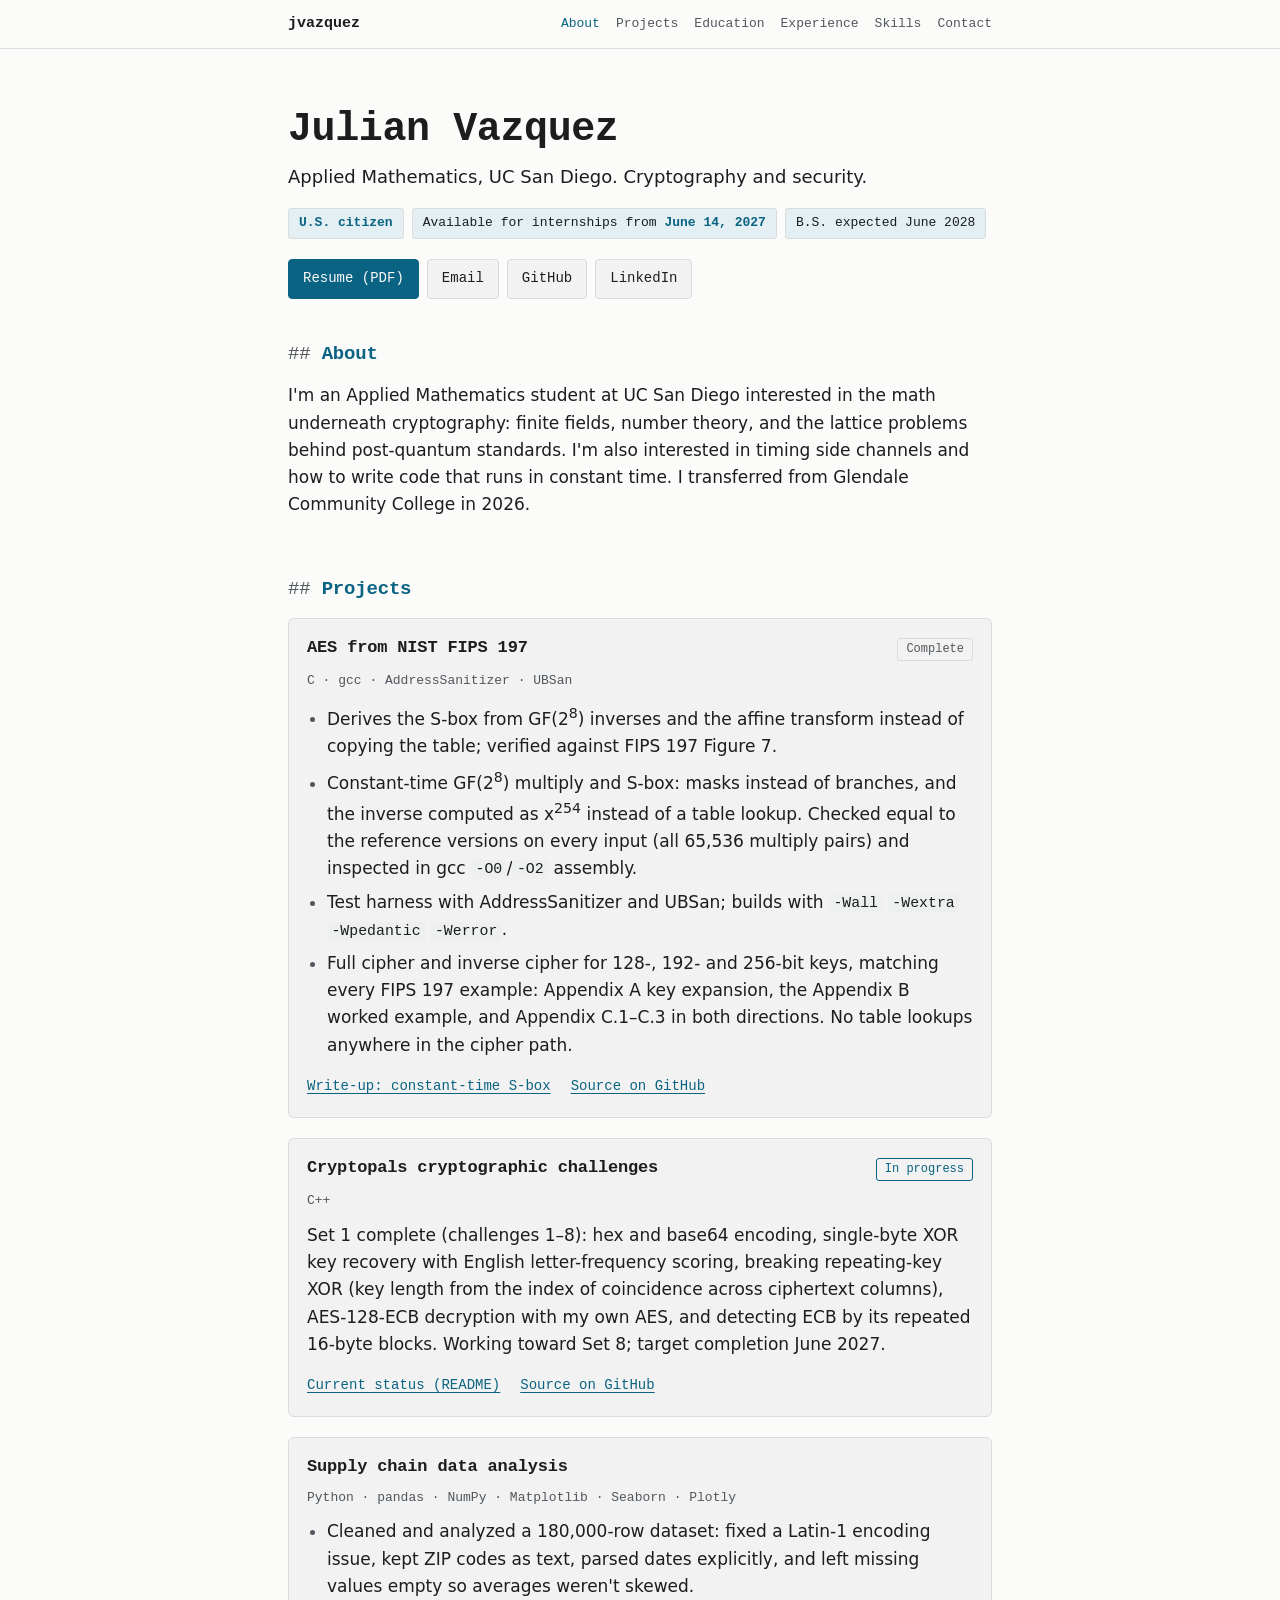
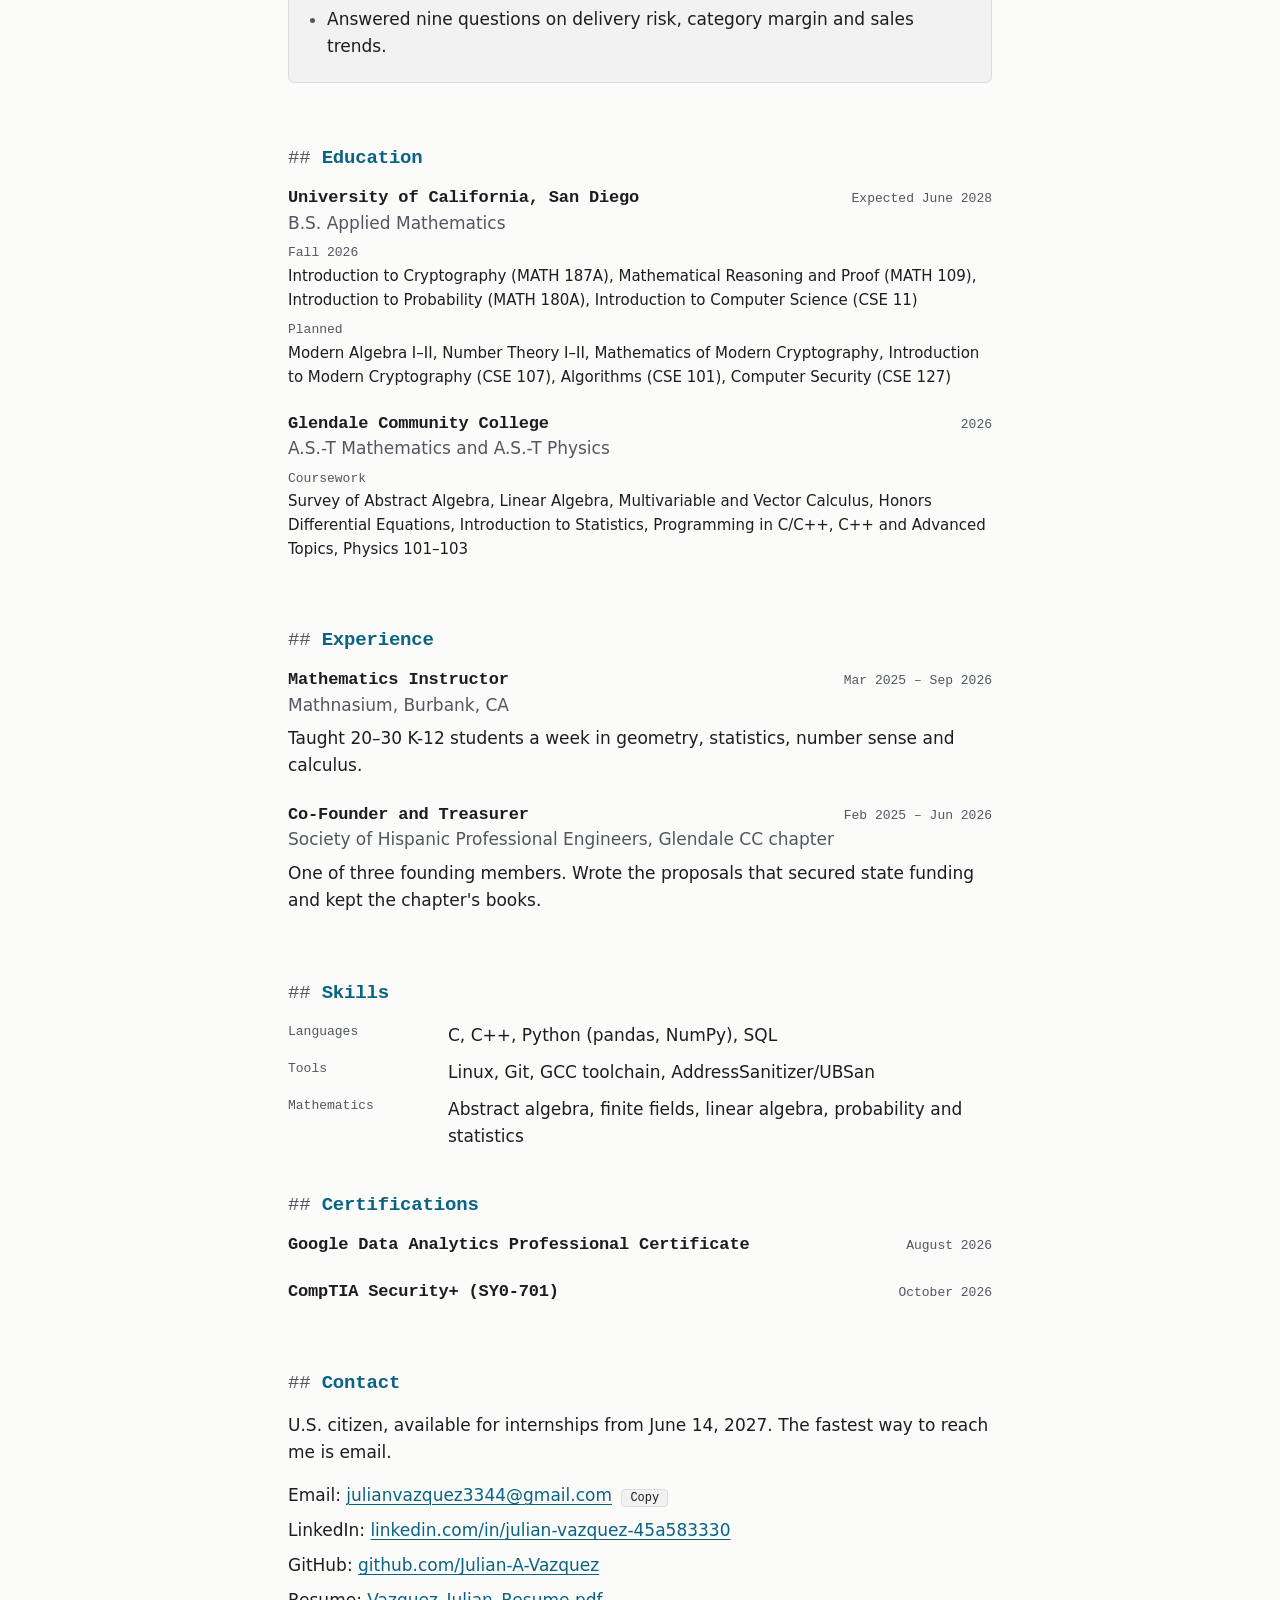
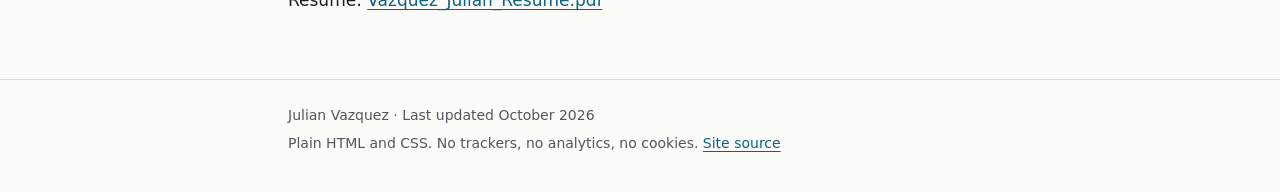
<file: index.html>
<!DOCTYPE html>
<html lang="en">
<head>
  <meta charset="utf-8">
  <meta name="viewport" content="width=device-width, initial-scale=1">
  <title>Julian Vazquez · Applied Mathematics, Cryptography and Security</title>
  <meta name="description" content="Julian Vazquez, Applied Mathematics student at UC San Diego focused on cryptography and security. U.S. citizen, available for internships from June 14, 2027.">
  <meta name="author" content="Julian Vazquez">
  <link rel="canonical" href="https://julian-a-vazquez.github.io/">
  <meta name="color-scheme" content="light dark">
  <meta name="theme-color" content="#fbfbfa" media="(prefers-color-scheme: light)">
  <meta name="theme-color" content="#111416" media="(prefers-color-scheme: dark)">
  <meta property="og:type" content="website">
  <meta property="og:title" content="Julian Vazquez · Cryptography and Security">
  <meta property="og:description" content="Applied Mathematics, UC San Diego. AES (128/192/256) from FIPS 197 in constant-time C, Cryptopals in C++. U.S. citizen, available for internships from June 14, 2027.">
  <meta property="og:url" content="https://julian-a-vazquez.github.io/">
  <!-- TODO (optional): add a 1200x630 preview image at assets/og-image.png and uncomment:
  <meta property="og:image" content="https://julian-a-vazquez.github.io/assets/og-image.png"> -->
  <link rel="icon" href="assets/favicon.svg" type="image/svg+xml">
  <link rel="stylesheet" href="css/style.css">
  <script src="js/main.js" defer></script>
</head>
<body>
  <a class="skip-link" href="#main">Skip to content</a>

  <nav class="site-nav" aria-label="Sections">
    <div class="wrap">
      <a class="home" href="#top">jvazquez</a>
      <ul>
        <li class="nav-optional"><a href="#about">About</a></li>
        <li><a href="#projects">Projects</a></li>
        <li><a href="#education">Education</a></li>
        <li class="nav-optional"><a href="#experience">Experience</a></li>
        <li class="nav-optional"><a href="#skills">Skills</a></li>
        <li><a href="#contact">Contact</a></li>
      </ul>
    </div>
  </nav>

  <main id="main">
    <header class="hero wrap" id="top">
      <!-- TODO (optional): add a headshot. Save it as assets/photo.jpg (square, about 400x400),
           then add above the <h1>:
           <img src="assets/photo.jpg" alt="Julian Vazquez" width="120" height="120" class="photo">
           and a .photo rule in css/style.css (e.g. border-radius: 50%). -->
      <h1>Julian Vazquez</h1>
      <p class="tagline">Applied Mathematics, UC San Diego. Cryptography and security.</p>

      <ul class="facts">
        <li><strong>U.S. citizen</strong></li>
        <li>Available for internships from <strong>June 14, 2027</strong></li>
        <li>B.S. expected June 2028</li>
      </ul>

      <ul class="links">
        <li><a class="button primary" href="assets/Vazquez_Julian_Resume.pdf" download type="application/pdf">Resume (PDF)</a></li>
        <li><a class="button" href="mailto:julianvazquez3344@gmail.com">Email</a></li>
        <li><a class="button" href="https://github.com/Julian-A-Vazquez">GitHub</a></li>
        <li><a class="button" href="https://www.linkedin.com/in/julian-vazquez-45a583330">LinkedIn</a></li>
      </ul>
    </header>

    <section id="about" class="wrap" aria-labelledby="about-h">
      <h2 id="about-h">About</h2>
      <p>
        I'm an Applied Mathematics student at UC San Diego interested in the math underneath
        cryptography: finite fields, number theory, and the lattice problems behind post-quantum
        standards. I'm also interested in timing side channels and how to write code that runs in
        constant time. I transferred from Glendale Community College in 2026.
      </p>
    </section>

    <section id="projects" class="wrap" aria-labelledby="projects-h">
      <h2 id="projects-h">Projects</h2>

      <article class="card" aria-labelledby="p-aes">
        <div class="card-head">
          <h3 id="p-aes">AES from NIST FIPS 197</h3>
          <span class="tag">Complete</span>
        </div>
        <p class="stack">C · gcc · AddressSanitizer · UBSan</p>
        <ul class="bullets">
          <li>Derives the S-box from GF(2<sup>8</sup>) inverses and the affine transform instead of
            copying the table; verified against FIPS 197 Figure 7.</li>
          <li>Constant-time GF(2<sup>8</sup>) multiply and S-box: masks instead of branches, and the
            inverse computed as x<sup>254</sup> instead of a table lookup. Checked equal to the
            reference versions on every input (all 65,536 multiply pairs) and inspected in
            gcc <code>-O0</code>/<code>-O2</code> assembly.</li>
          <li>Test harness with AddressSanitizer and UBSan; builds with
            <code>-Wall</code> <code>-Wextra</code> <code>-Wpedantic</code> <code>-Werror</code>.</li>
          <li>Full cipher and inverse cipher for 128-, 192- and 256-bit keys, matching every FIPS 197
            example: Appendix A key expansion, the Appendix B worked example, and Appendix C.1&ndash;C.3
            in both directions. No table lookups anywhere in the cipher path.</li>
        </ul>
        <ul class="card-links">
          <li><a href="aes.html">Write-up: constant-time S-box</a></li>
          <li><a href="https://github.com/Julian-A-Vazquez/aes-128-fips197">Source on GitHub</a></li>
        </ul>
      </article>

      <article class="card" aria-labelledby="p-cryptopals">
        <div class="card-head">
          <h3 id="p-cryptopals">Cryptopals cryptographic challenges</h3>
          <span class="tag progress">In progress</span>
        </div>
        <p class="stack">C++</p>
        <p>
          Set 1 complete (challenges 1&ndash;8): hex and base64 encoding, single-byte XOR key
          recovery with English letter-frequency scoring, breaking repeating-key XOR (key length from
          the index of coincidence across ciphertext columns), AES-128-ECB decryption with my own AES, and detecting
          ECB by its repeated 16-byte blocks. Working toward Set 8; target completion June 2027.
        </p>
        <ul class="card-links">
          <li><a href="https://github.com/Julian-A-Vazquez/cryptopals-cryptographic-challenges#readme">Current status (README)</a></li>
          <li><a href="https://github.com/Julian-A-Vazquez/cryptopals-cryptographic-challenges">Source on GitHub</a></li>
        </ul>
      </article>

      <article class="card" aria-labelledby="p-supply">
        <div class="card-head">
          <h3 id="p-supply">Supply chain data analysis</h3>
        </div>
        <p class="stack">Python · pandas · NumPy · Matplotlib · Seaborn · Plotly</p>
        <ul class="bullets">
          <li>Cleaned and analyzed a 180,000-row dataset: fixed a Latin-1 encoding issue, kept ZIP
            codes as text, parsed dates explicitly, and left missing values empty so averages
            weren't skewed.</li>
          <li>Answered nine questions on delivery risk, category margin and sales trends.</li>
        </ul>
        <!-- TODO: no repository or notebook link was provided for this project. If one exists,
             add it here in the same format as the other cards:
             <ul class="card-links"><li><a href="https://github.com/Julian-A-Vazquez/REPO">Source on GitHub</a></li></ul>
             and re-check that the bullets above match what the repo shows. -->
      </article>
    </section>

    <section id="education" class="wrap" aria-labelledby="education-h">
      <h2 id="education-h">Education</h2>

      <div class="entry">
        <div class="entry-head">
          <h3>University of California, San Diego</h3>
          <span class="date">Expected June 2028</span>
        </div>
        <p class="where">B.S. Applied Mathematics</p>
        <dl class="courses">
          <dt>Fall 2026</dt>
          <dd>Introduction to Cryptography (MATH 187A), Mathematical Reasoning and Proof (MATH 109),
            Introduction to Probability (MATH 180A), Introduction to Computer Science (CSE 11)</dd>
          <dt>Planned</dt>
          <dd>Modern Algebra I–II, Number Theory I–II, Mathematics of Modern Cryptography,
            Introduction to Modern Cryptography (CSE 107), Algorithms (CSE 101),
            Computer Security (CSE 127)</dd>
        </dl>
      </div>

      <div class="entry">
        <div class="entry-head">
          <h3>Glendale Community College</h3>
          <span class="date">2026</span>
        </div>
        <p class="where">A.S.-T Mathematics and A.S.-T Physics</p>
        <dl class="courses">
          <dt>Coursework</dt>
          <dd>Survey of Abstract Algebra, Linear Algebra, Multivariable and Vector Calculus,
            Honors Differential Equations, Introduction to Statistics, Programming in C/C++,
            C++ and Advanced Topics, Physics 101–103</dd>
        </dl>
      </div>
    </section>

    <section id="experience" class="wrap" aria-labelledby="experience-h">
      <h2 id="experience-h">Experience</h2>

      <div class="entry">
        <div class="entry-head">
          <h3>Mathematics Instructor</h3>
          <span class="date">Mar 2025 – Sep 2026</span>
        </div>
        <p class="where">Mathnasium, Burbank, CA</p>
        <p>Taught 20–30 K-12 students a week in geometry, statistics, number sense and calculus.</p>
      </div>

      <div class="entry">
        <div class="entry-head">
          <h3>Co-Founder and Treasurer</h3>
          <span class="date">Feb 2025 – Jun 2026</span>
        </div>
        <p class="where">Society of Hispanic Professional Engineers, Glendale CC chapter</p>
        <p>One of three founding members. Wrote the proposals that secured state funding and kept
          the chapter's books.</p>
      </div>
    </section>

    <section id="skills" class="wrap" aria-labelledby="skills-h">
      <h2 id="skills-h">Skills</h2>
      <dl class="skills">
        <dt>Languages</dt>
        <dd>C, C++, Python (pandas, NumPy), SQL</dd>
        <dt>Tools</dt>
        <dd>Linux, Git, GCC toolchain, AddressSanitizer/UBSan</dd>
        <dt>Mathematics</dt>
        <dd>Abstract algebra, finite fields, linear algebra, probability and statistics</dd>
      </dl>
    </section>

    <section id="certifications" class="wrap" aria-labelledby="certifications-h">
      <h2 id="certifications-h">Certifications</h2>
      <div class="entry">
        <div class="entry-head">
          <h3>Google Data Analytics Professional Certificate</h3>
          <span class="date">August 2026</span>
        </div>
        <!-- TODO (optional): link the credential (Coursera/Credly verification URL) here. -->
      </div>
      <div class="entry">
        <div class="entry-head">
          <h3>CompTIA Security+ (SY0-701)</h3>
          <span class="date">October 2026</span>
        </div>
      </div>
    </section>

    <section id="contact" class="wrap" aria-labelledby="contact-h">
      <h2 id="contact-h">Contact</h2>
      <p>
        U.S. citizen, available for internships from June 14, 2027. The fastest way to reach me is
        email.
      </p>
      <ul class="plain">
        <li>Email: <a href="mailto:julianvazquez3344@gmail.com">julianvazquez3344@gmail.com</a>
          <button type="button" class="button copy-btn" data-copy="julianvazquez3344@gmail.com" hidden>Copy</button>
          <span class="copy-status" data-copy-status aria-live="polite"></span></li>
        <li>LinkedIn: <a href="https://www.linkedin.com/in/julian-vazquez-45a583330">linkedin.com/in/julian-vazquez-45a583330</a></li>
        <li>GitHub: <a href="https://github.com/Julian-A-Vazquez">github.com/Julian-A-Vazquez</a></li>
        <li>Resume: <a href="assets/Vazquez_Julian_Resume.pdf" download type="application/pdf">Vazquez_Julian_Resume.pdf</a></li>
      </ul>
    </section>
  </main>

  <footer class="site-footer">
    <div class="wrap">
      <p>Julian Vazquez · Last updated October 2026</p>
      <p>Plain HTML and CSS. No trackers, no analytics, no cookies.
        <a href="https://github.com/Julian-A-Vazquez/Julian-A-Vazquez.github.io">Site source</a></p>
    </div>
  </footer>
</body>
</html>
</file>
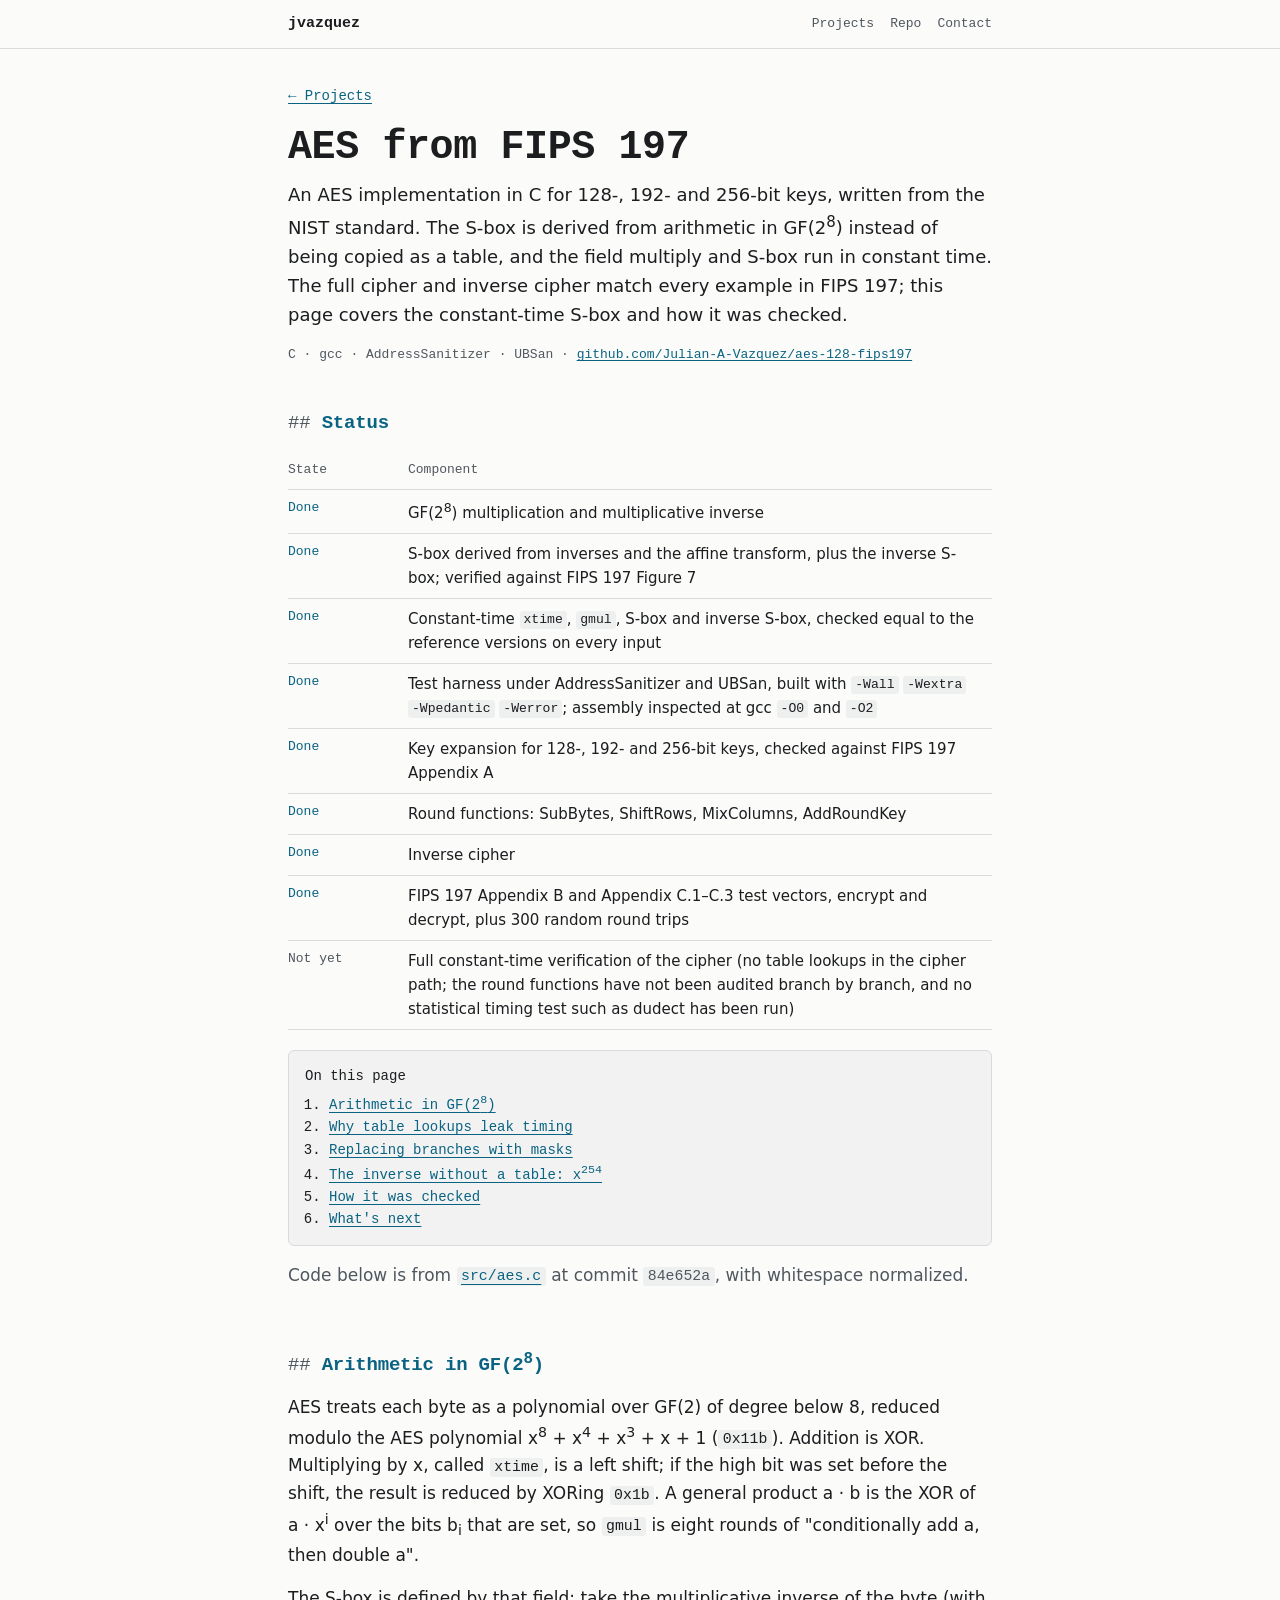
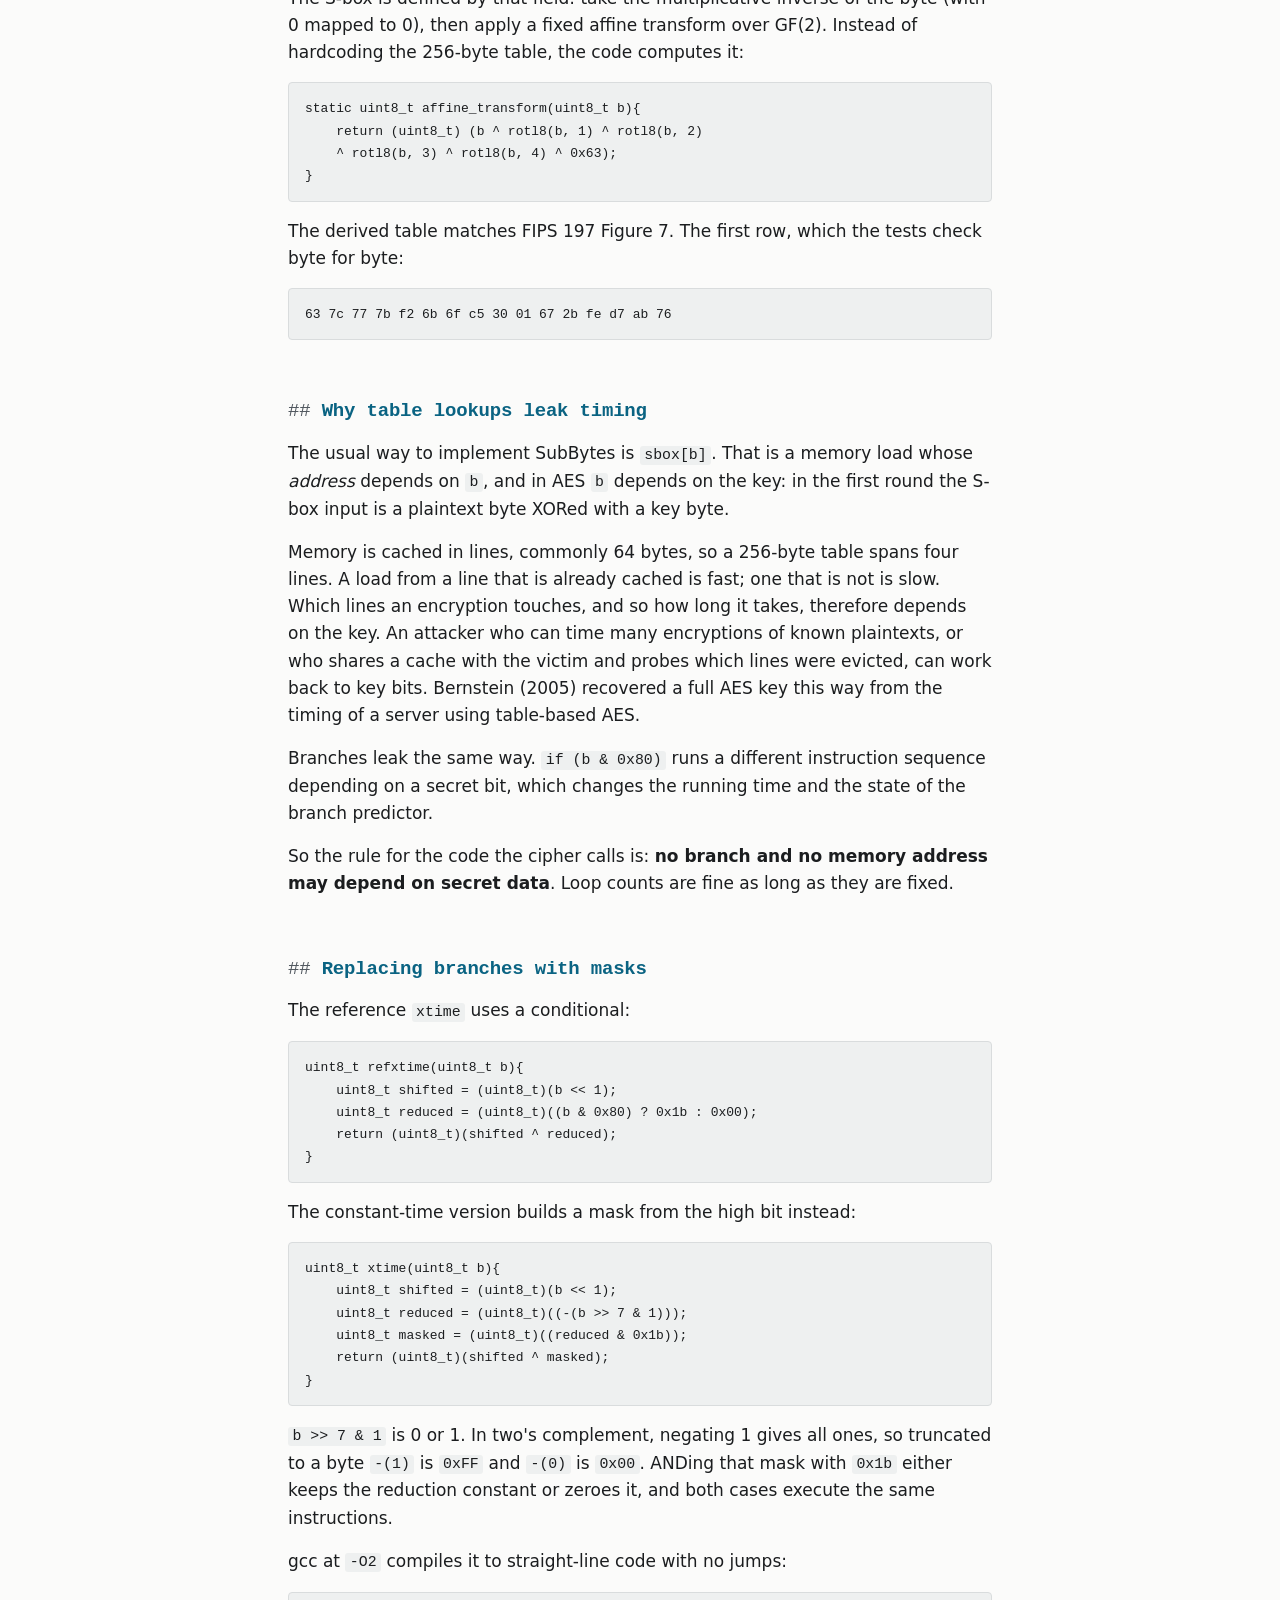
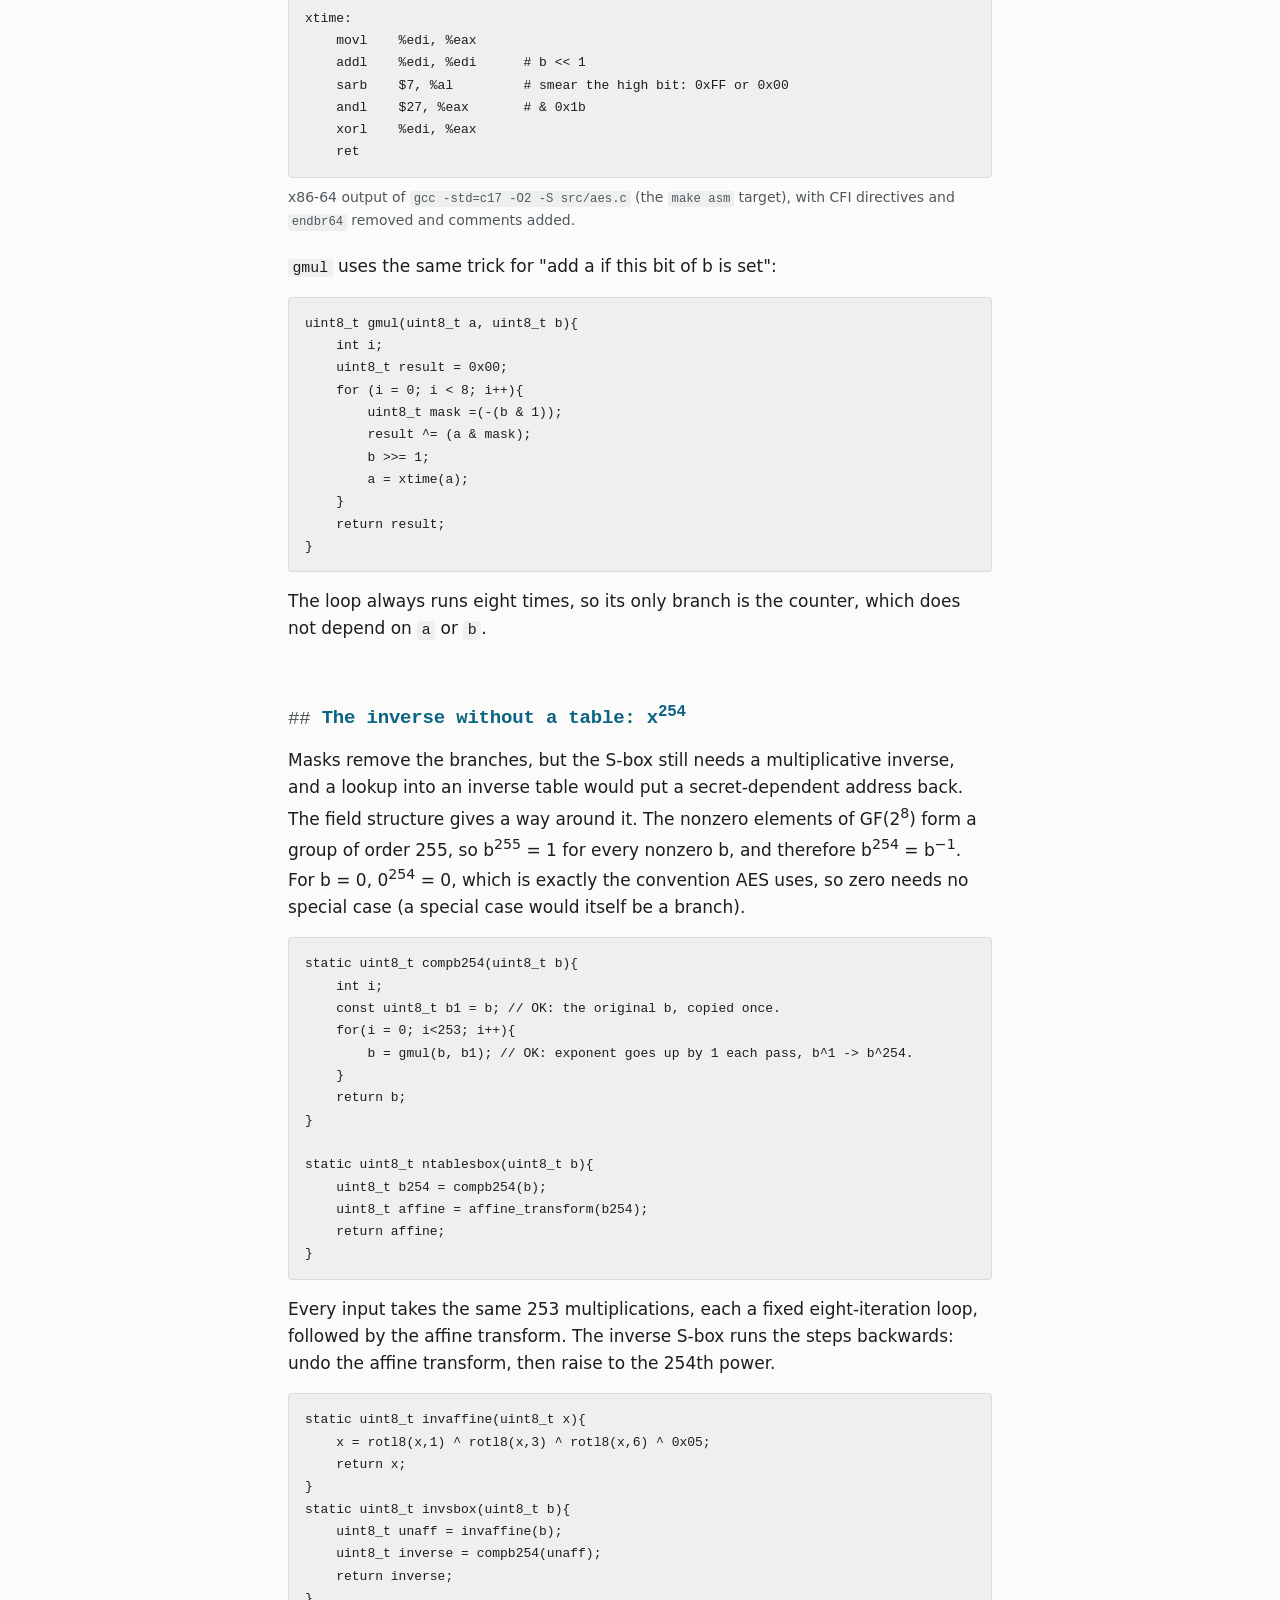
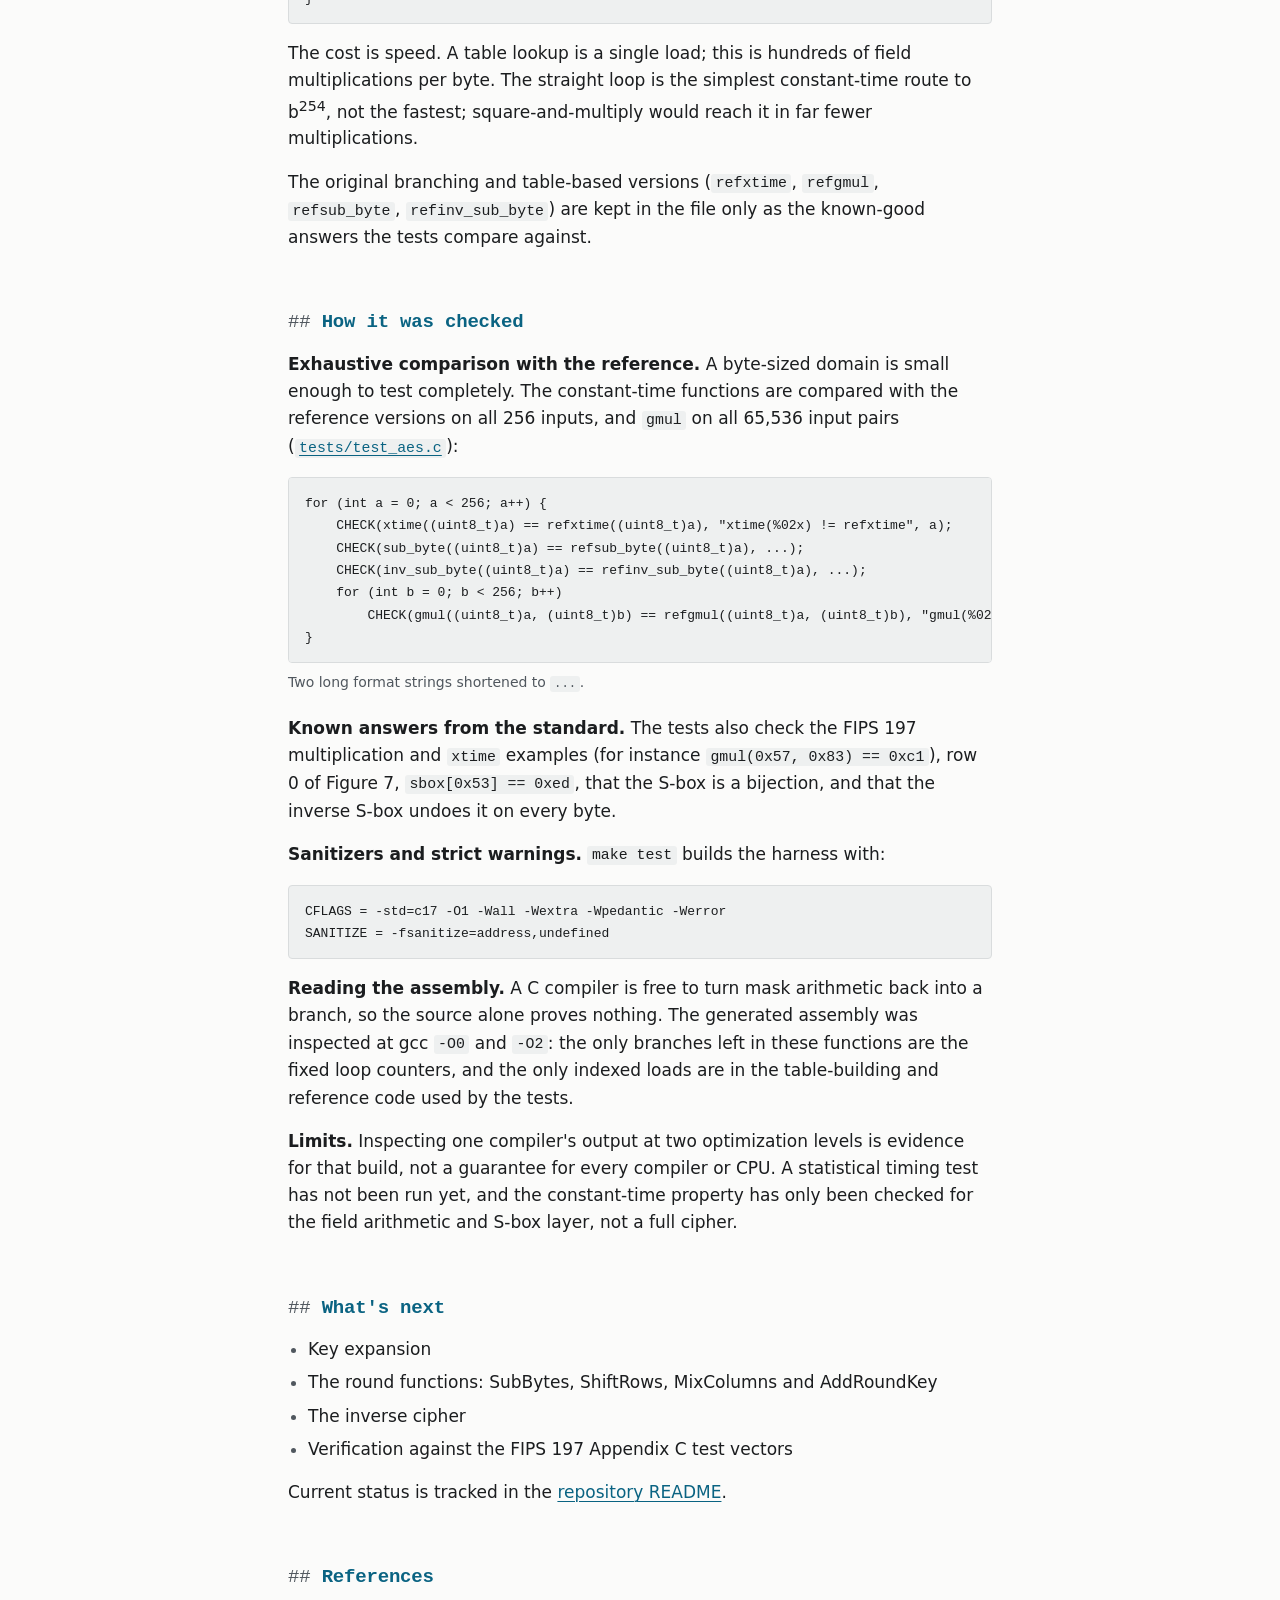
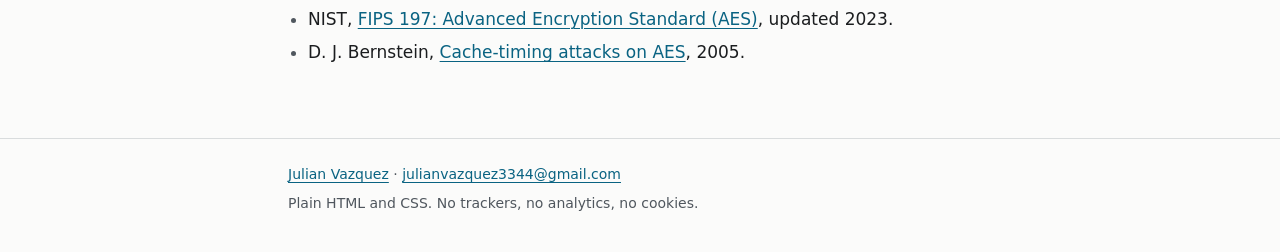
<file: aes.html>
<!DOCTYPE html>
<html lang="en">
<head>
  <meta charset="utf-8">
  <meta name="viewport" content="width=device-width, initial-scale=1">
  <title>AES from FIPS 197: a constant-time S-box · Julian Vazquez</title>
  <meta name="description" content="How an AES implementation in C derives the S-box from GF(2^8) arithmetic and computes it in constant time, with masks instead of branches and x^254 instead of a table lookup.">
  <meta name="author" content="Julian Vazquez">
  <link rel="canonical" href="https://julian-a-vazquez.github.io/aes.html">
  <meta name="color-scheme" content="light dark">
  <meta name="theme-color" content="#fbfbfa" media="(prefers-color-scheme: light)">
  <meta name="theme-color" content="#111416" media="(prefers-color-scheme: dark)">
  <meta property="og:type" content="article">
  <meta property="og:title" content="AES from FIPS 197: a constant-time S-box">
  <meta property="og:description" content="Deriving the AES S-box from GF(2^8) and computing it without secret-dependent branches or table lookups.">
  <meta property="og:url" content="https://julian-a-vazquez.github.io/aes.html">
  <link rel="icon" href="assets/favicon.svg" type="image/svg+xml">
  <link rel="stylesheet" href="css/style.css">
</head>
<body>
  <a class="skip-link" href="#main">Skip to content</a>

  <nav class="site-nav" aria-label="Site">
    <div class="wrap">
      <a class="home" href="index.html">jvazquez</a>
      <ul>
        <li><a href="index.html#projects">Projects</a></li>
        <li><a href="https://github.com/Julian-A-Vazquez/aes-128-fips197">Repo</a></li>
        <li><a href="index.html#contact">Contact</a></li>
      </ul>
    </div>
  </nav>

  <main id="main">
    <header class="page-head wrap">
      <p class="breadcrumb"><a href="index.html#projects">&larr; Projects</a></p>
      <h1>AES from FIPS 197</h1>
      <p class="lede">
        An AES implementation in C for 128-, 192- and 256-bit keys, written from the NIST standard.
        The S-box is derived from arithmetic in GF(2<sup>8</sup>) instead of being copied as a table,
        and the field multiply and S-box run in constant time. The full cipher and inverse cipher match
        every example in FIPS 197; this page covers the constant-time S-box and how it was checked.
      </p>
      <p class="stack">C · gcc · AddressSanitizer · UBSan ·
        <a href="https://github.com/Julian-A-Vazquez/aes-128-fips197">github.com/Julian-A-Vazquez/aes-128-fips197</a></p>
    </header>

    <section class="wrap" id="status" aria-labelledby="status-h">
      <h2 id="status-h">Status</h2>
      <table class="status">
        <caption class="visually-hidden">Implementation status by component</caption>
        <thead>
          <tr><th scope="col">State</th><th scope="col">Component</th></tr>
        </thead>
        <tbody>
          <tr><td class="done">Done</td><td>GF(2<sup>8</sup>) multiplication and multiplicative inverse</td></tr>
          <tr><td class="done">Done</td><td>S-box derived from inverses and the affine transform, plus the inverse S-box; verified against FIPS 197 Figure 7</td></tr>
          <tr><td class="done">Done</td><td>Constant-time <code>xtime</code>, <code>gmul</code>, S-box and inverse S-box, checked equal to the reference versions on every input</td></tr>
          <tr><td class="done">Done</td><td>Test harness under AddressSanitizer and UBSan, built with <code>-Wall</code> <code>-Wextra</code> <code>-Wpedantic</code> <code>-Werror</code>; assembly inspected at gcc <code>-O0</code> and <code>-O2</code></td></tr>
          <tr><td class="done">Done</td><td>Key expansion for 128-, 192- and 256-bit keys, checked against FIPS 197 Appendix A</td></tr>
          <tr><td class="done">Done</td><td>Round functions: SubBytes, ShiftRows, MixColumns, AddRoundKey</td></tr>
          <tr><td class="done">Done</td><td>Inverse cipher</td></tr>
          <tr><td class="done">Done</td><td>FIPS 197 Appendix B and Appendix C.1&ndash;C.3 test vectors, encrypt and decrypt, plus 300 random round trips</td></tr>
          <tr><td class="todo-state">Not yet</td><td>Full constant-time verification of the cipher (no table lookups in the cipher path; the round functions have not been audited branch by branch, and no statistical timing test such as dudect has been run)</td></tr>
        </tbody>
      </table>

      <nav class="toc" aria-label="On this page">
        On this page
        <ol>
          <li><a href="#field">Arithmetic in GF(2<sup>8</sup>)</a></li>
          <li><a href="#leak">Why table lookups leak timing</a></li>
          <li><a href="#masks">Replacing branches with masks</a></li>
          <li><a href="#inverse">The inverse without a table: x<sup>254</sup></a></li>
          <li><a href="#checks">How it was checked</a></li>
          <li><a href="#next">What's next</a></li>
        </ol>
      </nav>
      <p class="muted">
        Code below is from <a href="https://github.com/Julian-A-Vazquez/aes-128-fips197/blob/84e652a14abcfbab935558d91217d492e9715f0d/src/aes.c"><code>src/aes.c</code></a>
        at commit <code>84e652a</code>, with whitespace normalized.
      </p>
    </section>

    <section class="wrap" id="field" aria-labelledby="field-h">
      <h2 id="field-h">Arithmetic in GF(2<sup>8</sup>)</h2>
      <p>
        AES treats each byte as a polynomial over GF(2) of degree below 8, reduced modulo the AES
        polynomial x<sup>8</sup> + x<sup>4</sup> + x<sup>3</sup> + x + 1 (<code>0x11b</code>).
        Addition is XOR. Multiplying by x, called <code>xtime</code>, is a left shift; if the high bit
        was set before the shift, the result is reduced by XORing <code>0x1b</code>. A general product
        a&nbsp;&middot;&nbsp;b is the XOR of a&nbsp;&middot;&nbsp;x<sup>i</sup> over the bits
        b<sub>i</sub> that are set, so <code>gmul</code> is eight rounds of "conditionally add a, then
        double a".
      </p>
      <p>
        The S-box is defined by that field: take the multiplicative inverse of the byte (with 0
        mapped to 0), then apply a fixed affine transform over GF(2). Instead of hardcoding the
        256-byte table, the code computes it:
      </p>
      <pre><code>static uint8_t affine_transform(uint8_t b){
    return (uint8_t) (b ^ rotl8(b, 1) ^ rotl8(b, 2)
    ^ rotl8(b, 3) ^ rotl8(b, 4) ^ 0x63);
}</code></pre>
      <p>
        The derived table matches FIPS 197 Figure 7. The first row, which the tests check
        byte for byte:
      </p>
      <pre><code>63 7c 77 7b f2 6b 6f c5 30 01 67 2b fe d7 ab 76</code></pre>
    </section>

    <section class="wrap" id="leak" aria-labelledby="leak-h">
      <h2 id="leak-h">Why table lookups leak timing</h2>
      <p>
        The usual way to implement SubBytes is <code>sbox[b]</code>. That is a memory load whose
        <em>address</em> depends on <code>b</code>, and in AES <code>b</code> depends on the key: in
        the first round the S-box input is a plaintext byte XORed with a key byte.
      </p>
      <p>
        Memory is cached in lines, commonly 64 bytes, so a 256-byte table spans four lines. A load
        from a line that is already cached is fast; one that is not is slow. Which lines an
        encryption touches, and so how long it takes, therefore depends on the key. An attacker who
        can time many encryptions of known plaintexts, or who shares a cache with the victim and
        probes which lines were evicted, can work back to key bits. Bernstein (2005) recovered a
        full AES key this way from the timing of a server using table-based AES.
      </p>
      <p>
        Branches leak the same way. <code>if (b &amp; 0x80)</code> runs a different instruction
        sequence depending on a secret bit, which changes the running time and the state of the
        branch predictor.
      </p>
      <p>
        So the rule for the code the cipher calls is: <strong>no branch and no memory address may
        depend on secret data</strong>. Loop counts are fine as long as they are fixed.
      </p>
    </section>

    <section class="wrap" id="masks" aria-labelledby="masks-h">
      <h2 id="masks-h">Replacing branches with masks</h2>
      <p>The reference <code>xtime</code> uses a conditional:</p>
      <pre><code>uint8_t refxtime(uint8_t b){
    uint8_t shifted = (uint8_t)(b &lt;&lt; 1);
    uint8_t reduced = (uint8_t)((b &amp; 0x80) ? 0x1b : 0x00);
    return (uint8_t)(shifted ^ reduced);
}</code></pre>
      <p>The constant-time version builds a mask from the high bit instead:</p>
      <pre><code>uint8_t xtime(uint8_t b){
    uint8_t shifted = (uint8_t)(b &lt;&lt; 1);
    uint8_t reduced = (uint8_t)((-(b &gt;&gt; 7 &amp; 1)));
    uint8_t masked = (uint8_t)((reduced &amp; 0x1b));
    return (uint8_t)(shifted ^ masked);
}</code></pre>
      <p>
        <code>b &gt;&gt; 7 &amp; 1</code> is 0 or 1. In two's complement, negating 1 gives all
        ones, so truncated to a byte <code>-(1)</code> is <code>0xFF</code> and <code>-(0)</code> is
        <code>0x00</code>. ANDing that mask with <code>0x1b</code> either keeps the reduction
        constant or zeroes it, and both cases execute the same instructions.
      </p>
      <p>gcc at <code>-O2</code> compiles it to straight-line code with no jumps:</p>
      <figure>
        <pre><code>xtime:
    movl    %edi, %eax
    addl    %edi, %edi      # b &lt;&lt; 1
    sarb    $7, %al         # smear the high bit: 0xFF or 0x00
    andl    $27, %eax       # &amp; 0x1b
    xorl    %edi, %eax
    ret</code></pre>
        <figcaption>x86-64 output of <code>gcc -std=c17 -O2 -S src/aes.c</code> (the
          <code>make asm</code> target), with CFI directives and <code>endbr64</code> removed
          and comments added.</figcaption>
      </figure>
      <p><code>gmul</code> uses the same trick for "add a if this bit of b is set":</p>
      <pre><code>uint8_t gmul(uint8_t a, uint8_t b){
    int i;
    uint8_t result = 0x00;
    for (i = 0; i &lt; 8; i++){
        uint8_t mask =(-(b &amp; 1));
        result ^= (a &amp; mask);
        b &gt;&gt;= 1;
        a = xtime(a);
    }
    return result;
}</code></pre>
      <p>
        The loop always runs eight times, so its only branch is the counter, which does not depend
        on <code>a</code> or <code>b</code>.
      </p>
    </section>

    <section class="wrap" id="inverse" aria-labelledby="inverse-h">
      <h2 id="inverse-h">The inverse without a table: x<sup>254</sup></h2>
      <p>
        Masks remove the branches, but the S-box still needs a multiplicative inverse, and a lookup
        into an inverse table would put a secret-dependent address back. The field structure gives a
        way around it. The nonzero elements of GF(2<sup>8</sup>) form a group of order 255, so
        b<sup>255</sup> = 1 for every nonzero b, and therefore
        b<sup>254</sup> = b<sup>&minus;1</sup>. For b = 0, 0<sup>254</sup> = 0, which is exactly the
        convention AES uses, so zero needs no special case (a special case would itself be a branch).
      </p>
      <pre><code>static uint8_t compb254(uint8_t b){
    int i;
    const uint8_t b1 = b; // OK: the original b, copied once.
    for(i = 0; i&lt;253; i++){
        b = gmul(b, b1); // OK: exponent goes up by 1 each pass, b^1 -&gt; b^254.
    }
    return b;
}

static uint8_t ntablesbox(uint8_t b){
    uint8_t b254 = compb254(b);
    uint8_t affine = affine_transform(b254);
    return affine;
}</code></pre>
      <p>
        Every input takes the same 253 multiplications, each a fixed eight-iteration loop, followed by
        the affine transform. The inverse S-box runs the steps backwards: undo the affine transform,
        then raise to the 254th power.
      </p>
      <pre><code>static uint8_t invaffine(uint8_t x){
    x = rotl8(x,1) ^ rotl8(x,3) ^ rotl8(x,6) ^ 0x05;
    return x;
}
static uint8_t invsbox(uint8_t b){
    uint8_t unaff = invaffine(b);
    uint8_t inverse = compb254(unaff);
    return inverse;
}</code></pre>
      <p>
        The cost is speed. A table lookup is a single load; this is hundreds of field
        multiplications per byte. The straight loop is the simplest constant-time route to
        b<sup>254</sup>, not the fastest; square-and-multiply would reach it in far fewer
        multiplications.
      </p>
      <p>
        The original branching and table-based versions (<code>refxtime</code>, <code>refgmul</code>,
        <code>refsub_byte</code>, <code>refinv_sub_byte</code>) are kept in the file only as the
        known-good answers the tests compare against.
      </p>
    </section>

    <section class="wrap" id="checks" aria-labelledby="checks-h">
      <h2 id="checks-h">How it was checked</h2>
      <p>
        <strong>Exhaustive comparison with the reference.</strong> A byte-sized domain is small
        enough to test completely. The constant-time functions are compared with the reference
        versions on all 256 inputs, and <code>gmul</code> on all 65,536 input pairs
        (<a href="https://github.com/Julian-A-Vazquez/aes-128-fips197/blob/84e652a14abcfbab935558d91217d492e9715f0d/tests/test_aes.c"><code>tests/test_aes.c</code></a>):
      </p>
      <figure>
        <pre><code>for (int a = 0; a &lt; 256; a++) {
    CHECK(xtime((uint8_t)a) == refxtime((uint8_t)a), "xtime(%02x) != refxtime", a);
    CHECK(sub_byte((uint8_t)a) == refsub_byte((uint8_t)a), ...);
    CHECK(inv_sub_byte((uint8_t)a) == refinv_sub_byte((uint8_t)a), ...);
    for (int b = 0; b &lt; 256; b++)
        CHECK(gmul((uint8_t)a, (uint8_t)b) == refgmul((uint8_t)a, (uint8_t)b), "gmul(%02x,%02x) != refgmul", a, b);
}</code></pre>
        <figcaption>Two long format strings shortened to <code>...</code>.</figcaption>
      </figure>
      <p>
        <strong>Known answers from the standard.</strong> The tests also check the FIPS 197
        multiplication and <code>xtime</code> examples (for instance
        <code>gmul(0x57, 0x83) == 0xc1</code>), row 0 of Figure 7, <code>sbox[0x53] == 0xed</code>,
        that the S-box is a bijection, and that the inverse S-box undoes it on every byte.
      </p>
      <p>
        <strong>Sanitizers and strict warnings.</strong> <code>make test</code> builds the harness
        with:
      </p>
      <pre><code>CFLAGS = -std=c17 -O1 -Wall -Wextra -Wpedantic -Werror
SANITIZE = -fsanitize=address,undefined</code></pre>
      <p>
        <strong>Reading the assembly.</strong> A C compiler is free to turn mask arithmetic back
        into a branch, so the source alone proves nothing. The generated assembly was inspected at
        gcc <code>-O0</code> and <code>-O2</code>: the only branches left in these functions are
        the fixed loop counters, and the only indexed loads are in the table-building and reference
        code used by the tests.
      </p>
      <p>
        <strong>Limits.</strong> Inspecting one compiler's output at two optimization levels is
        evidence for that build, not a guarantee for every compiler or CPU. A statistical timing
        test has not been run yet, and the constant-time property has only been checked for the
        field arithmetic and S-box layer, not a full cipher.
      </p>
    </section>

    <section class="wrap" id="next" aria-labelledby="next-h">
      <h2 id="next-h">What's next</h2>
      <ul class="bullets">
        <li>Key expansion</li>
        <li>The round functions: SubBytes, ShiftRows, MixColumns and AddRoundKey</li>
        <li>The inverse cipher</li>
        <li>Verification against the FIPS 197 Appendix C test vectors</li>
      </ul>
      <p>
        Current status is tracked in the
        <a href="https://github.com/Julian-A-Vazquez/aes-128-fips197#readme">repository README</a>.
      </p>
    </section>

    <section class="wrap" id="references" aria-labelledby="references-h">
      <h2 id="references-h">References</h2>
      <ul class="bullets">
        <li>NIST, <a href="https://nvlpubs.nist.gov/nistpubs/FIPS/NIST.FIPS.197-upd1.pdf">FIPS 197:
          Advanced Encryption Standard (AES)</a>, updated 2023.</li>
        <li>D. J. Bernstein, <a href="https://cr.yp.to/antiforgery/cachetiming-20050414.pdf">Cache-timing
          attacks on AES</a>, 2005.</li>
      </ul>
    </section>
  </main>

  <footer class="site-footer">
    <div class="wrap">
      <p><a href="index.html">Julian Vazquez</a> · <a href="mailto:julianvazquez3344@gmail.com">julianvazquez3344@gmail.com</a></p>
      <p>Plain HTML and CSS. No trackers, no analytics, no cookies.</p>
    </div>
  </footer>
</body>
</html>
</file>
<file: css/style.css>
/* Julian Vazquez — portfolio stylesheet.
   One accent color, system fonts only (no web-font requests), light and dark
   themes from prefers-color-scheme. */

:root {
  color-scheme: light dark;

  --bg: #fbfbfa;
  --surface: #f1f2f1;
  --text: #1b1d1f;
  --muted: #50575e;
  --border: #d9dcdd;
  --accent: #0a6382;
  --accent-soft: #e3eff3;
  --code-bg: #eef0f0;

  --mono: ui-monospace, "SFMono-Regular", Menlo, Consolas, "Liberation Mono", monospace;
  --sans: system-ui, -apple-system, "Segoe UI", Roboto, "Helvetica Neue", Arial, sans-serif;

  --measure: 44rem;
  --gutter: 1rem;
}

@media (prefers-color-scheme: dark) {
  :root {
    --bg: #111416;
    --surface: #181c1f;
    --text: #e3e6e8;
    --muted: #a3abb2;
    --border: #2c3236;
    --accent: #6cc6e3;
    --accent-soft: #15272e;
    --code-bg: #1a1f22;
  }
}

*,
*::before,
*::after {
  box-sizing: border-box;
}

html {
  -webkit-text-size-adjust: 100%;
  text-size-adjust: 100%;
  scroll-padding-top: 4rem;
}

@media (prefers-reduced-motion: no-preference) {
  html {
    scroll-behavior: smooth;
  }
}

body {
  margin: 0;
  background: var(--bg);
  color: var(--text);
  font-family: var(--sans);
  font-size: 1.0625rem;
  line-height: 1.6;
}

/* ---------- Layout ---------- */

.wrap {
  width: 100%;
  max-width: calc(var(--measure) + 2 * var(--gutter));
  margin: 0 auto;
  padding-left: var(--gutter);
  padding-right: var(--gutter);
}

main {
  padding-bottom: 3rem;
}

section {
  padding: 2.25rem 0 0.5rem;
}

/* ---------- Skip link ---------- */

.skip-link {
  position: absolute;
  left: var(--gutter);
  top: -3rem;
  z-index: 10;
  padding: 0.5rem 0.75rem;
  background: var(--text);
  color: var(--bg);
  font-family: var(--mono);
  font-size: 0.875rem;
}

.skip-link:focus {
  top: 0.5rem;
}

/* ---------- Site nav ---------- */

.site-nav {
  position: sticky;
  top: 0;
  z-index: 5;
  background: var(--bg);
  border-bottom: 1px solid var(--border);
}

.site-nav .wrap {
  display: flex;
  align-items: center;
  gap: 1rem;
  min-height: 3rem;
}

.site-nav .home {
  font-family: var(--mono);
  font-weight: 700;
  font-size: 0.9375rem;
  color: var(--text);
  text-decoration: none;
  white-space: nowrap;
}

.site-nav ul {
  display: flex;
  gap: 0.25rem 1rem;
  margin: 0 0 0 auto;
  padding: 0;
  list-style: none;
  overflow-x: auto;
  scrollbar-width: none;
}

.site-nav ul::-webkit-scrollbar {
  display: none;
}

.site-nav ul a {
  display: inline-block;
  padding: 0.75rem 0;
  font-family: var(--mono);
  font-size: 0.8125rem;
  color: var(--muted);
  text-decoration: none;
  white-space: nowrap;
}

.site-nav ul a:hover,
.site-nav ul a[aria-current="true"] {
  color: var(--accent);
}

/* On narrow screens show only the most useful nav items. */
@media (max-width: 34rem) {
  .site-nav .nav-optional {
    display: none;
  }
}

/* ---------- Type ---------- */

h1,
h2,
h3 {
  font-family: var(--mono);
  line-height: 1.25;
  letter-spacing: -0.01em;
}

h1 {
  margin: 0 0 0.5rem;
  font-size: 2rem;
}

h2 {
  margin: 0 0 1rem;
  font-size: 1.1875rem;
  color: var(--accent);
}

h2::before {
  content: "## ";
  color: var(--muted);
  font-weight: 400;
}

h3 {
  margin: 0;
  font-size: 1.0625rem;
}

p {
  margin: 0 0 1rem;
}

a {
  color: var(--accent);
  text-underline-offset: 0.18em;
  text-decoration-thickness: 1px;
}

a:hover {
  text-decoration-thickness: 2px;
}

:focus-visible {
  outline: 2px solid var(--accent);
  outline-offset: 2px;
}

strong {
  font-weight: 650;
}

.muted {
  color: var(--muted);
}

code,
pre,
kbd {
  font-family: var(--mono);
  font-size: 0.875em;
}

:not(pre) > code {
  padding: 0.1em 0.3em;
  background: var(--code-bg);
  border-radius: 3px;
  white-space: nowrap;
}

pre {
  margin: 0 0 1rem;
  padding: 0.875rem 1rem;
  overflow-x: auto;
  background: var(--code-bg);
  border: 1px solid var(--border);
  border-radius: 4px;
  line-height: 1.5;
  tab-size: 4;
}

pre code {
  font-size: 0.8125rem;
}

figure {
  margin: 0 0 1.25rem;
}

figcaption {
  margin-top: -0.5rem;
  margin-bottom: 1rem;
  font-size: 0.875rem;
  color: var(--muted);
}

ul.plain {
  margin: 0;
  padding: 0;
  list-style: none;
}

ul.bullets {
  margin: 0 0 1rem;
  padding-left: 1.25rem;
}

ul.bullets li {
  margin-bottom: 0.375rem;
}

ul.bullets li::marker {
  color: var(--muted);
}

/* ---------- Hero ---------- */

.hero {
  padding-top: 2.5rem;
  padding-bottom: 0.5rem;
}

.hero .tagline {
  margin: 0 0 0.25rem;
  font-size: 1.125rem;
}

.facts {
  display: flex;
  flex-wrap: wrap;
  gap: 0.5rem;
  margin: 1rem 0 1.25rem;
  padding: 0;
  list-style: none;
}

.facts li {
  padding: 0.25rem 0.625rem;
  font-family: var(--mono);
  font-size: 0.8125rem;
  color: var(--text);
  background: var(--accent-soft);
  border: 1px solid var(--border);
  border-radius: 3px;
}

.facts li strong {
  color: var(--accent);
}

.links {
  display: flex;
  flex-wrap: wrap;
  gap: 0.5rem;
  margin: 0;
  padding: 0;
  list-style: none;
}

.button {
  display: inline-flex;
  align-items: center;
  gap: 0.4rem;
  min-height: 2.5rem;
  padding: 0.4rem 0.875rem;
  font-family: var(--mono);
  font-size: 0.875rem;
  color: var(--text);
  text-decoration: none;
  background: var(--surface);
  border: 1px solid var(--border);
  border-radius: 4px;
  cursor: pointer;
}

.button:hover {
  border-color: var(--accent);
  color: var(--accent);
  text-decoration: none;
}

.button.primary {
  color: var(--bg);
  background: var(--accent);
  border-color: var(--accent);
}

.button.primary:hover {
  color: var(--bg);
  background: var(--text);
  border-color: var(--text);
}

/* ---------- Cards / entries ---------- */

.card {
  margin-bottom: 1.25rem;
  padding: 1.125rem 1.125rem 0.375rem;
  background: var(--surface);
  border: 1px solid var(--border);
  border-radius: 6px;
}

.card:hover {
  border-color: var(--muted);
}

.card-head {
  display: flex;
  flex-wrap: wrap;
  align-items: baseline;
  justify-content: space-between;
  gap: 0.25rem 1rem;
  margin-bottom: 0.625rem;
}

.tag {
  display: inline-block;
  padding: 0.05rem 0.5rem;
  font-family: var(--mono);
  font-size: 0.75rem;
  color: var(--muted);
  border: 1px solid var(--border);
  border-radius: 3px;
  white-space: nowrap;
}

.tag.progress {
  color: var(--accent);
  border-color: var(--accent);
}

.stack {
  margin: 0 0 0.625rem;
  font-family: var(--mono);
  font-size: 0.8125rem;
  color: var(--muted);
}

.card-links {
  display: flex;
  flex-wrap: wrap;
  gap: 0.25rem 1.25rem;
  margin: 0 0 0.875rem;
  padding: 0;
  list-style: none;
  font-family: var(--mono);
  font-size: 0.875rem;
}

.entry {
  margin-bottom: 1.5rem;
}

.entry-head {
  display: flex;
  flex-wrap: wrap;
  align-items: baseline;
  justify-content: space-between;
  gap: 0 1rem;
}

.entry .where {
  margin: 0 0 0.375rem;
  color: var(--muted);
}

.date {
  font-family: var(--mono);
  font-size: 0.8125rem;
  color: var(--muted);
  white-space: nowrap;
}

.courses {
  margin: 0 0 0.75rem;
  font-size: 0.9375rem;
}

.courses dt {
  font-family: var(--mono);
  font-size: 0.8125rem;
  color: var(--muted);
}

.courses dd {
  margin: 0 0 0.5rem;
}

/* ---------- Skills ---------- */

.skills {
  display: grid;
  gap: 0.75rem;
  margin: 0;
}

.skills dt {
  font-family: var(--mono);
  font-size: 0.8125rem;
  color: var(--muted);
}

.skills dd {
  margin: 0;
}

@media (min-width: 40rem) {
  .skills {
    grid-template-columns: 9rem 1fr;
    gap: 0.625rem 1rem;
  }
}

/* ---------- Status table (project page) ---------- */

.status {
  width: 100%;
  margin: 0 0 1.25rem;
  border-collapse: collapse;
  font-size: 0.9375rem;
}

.status th,
.status td {
  padding: 0.5rem 0.5rem 0.5rem 0;
  text-align: left;
  vertical-align: top;
  border-bottom: 1px solid var(--border);
}

.status th {
  font-family: var(--mono);
  font-size: 0.8125rem;
  font-weight: 400;
  color: var(--muted);
}

.status td:first-child {
  width: 7.5rem;
  font-family: var(--mono);
  font-size: 0.8125rem;
  white-space: nowrap;
}

.done {
  color: var(--accent);
}

.todo-state {
  color: var(--muted);
}

/* ---------- Page header for sub-pages ---------- */

.page-head {
  padding-top: 2.25rem;
}

.breadcrumb {
  margin: 0 0 1rem;
  font-family: var(--mono);
  font-size: 0.875rem;
}

.lede {
  font-size: 1.125rem;
}

.toc {
  margin: 0 0 1rem;
  padding: 0.875rem 1rem;
  background: var(--surface);
  border: 1px solid var(--border);
  border-radius: 6px;
  font-family: var(--mono);
  font-size: 0.875rem;
}

.toc ol {
  margin: 0.25rem 0 0;
  padding-left: 1.5rem;
}

/* ---------- Footer ---------- */

.site-footer {
  padding: 1.5rem 0 2rem;
  border-top: 1px solid var(--border);
  font-size: 0.875rem;
  color: var(--muted);
}

.site-footer p {
  margin: 0 0 0.375rem;
}

/* ---------- Small helpers ---------- */

.visually-hidden {
  position: absolute !important;
  width: 1px;
  height: 1px;
  margin: -1px;
  padding: 0;
  overflow: hidden;
  clip: rect(0 0 0 0);
  white-space: nowrap;
  border: 0;
}

.copy-btn {
  min-height: 0;
  margin-left: 0.25rem;
  padding: 0.05rem 0.5rem;
  font-size: 0.75rem;
}

ul.plain li {
  margin-bottom: 0.5rem;
  overflow-wrap: anywhere;
}

.copy-status {
  font-family: var(--mono);
  font-size: 0.8125rem;
  color: var(--muted);
}

@media (min-width: 40rem) {
  :root {
    --gutter: 1.5rem;
  }

  h1 {
    font-size: 2.5rem;
  }

  .hero {
    padding-top: 3.5rem;
  }
}

@media print {
  .site-nav,
  .skip-link,
  .copy-btn {
    display: none;
  }

  a {
    color: inherit;
  }

  .card {
    break-inside: avoid;
  }
}
</file>
